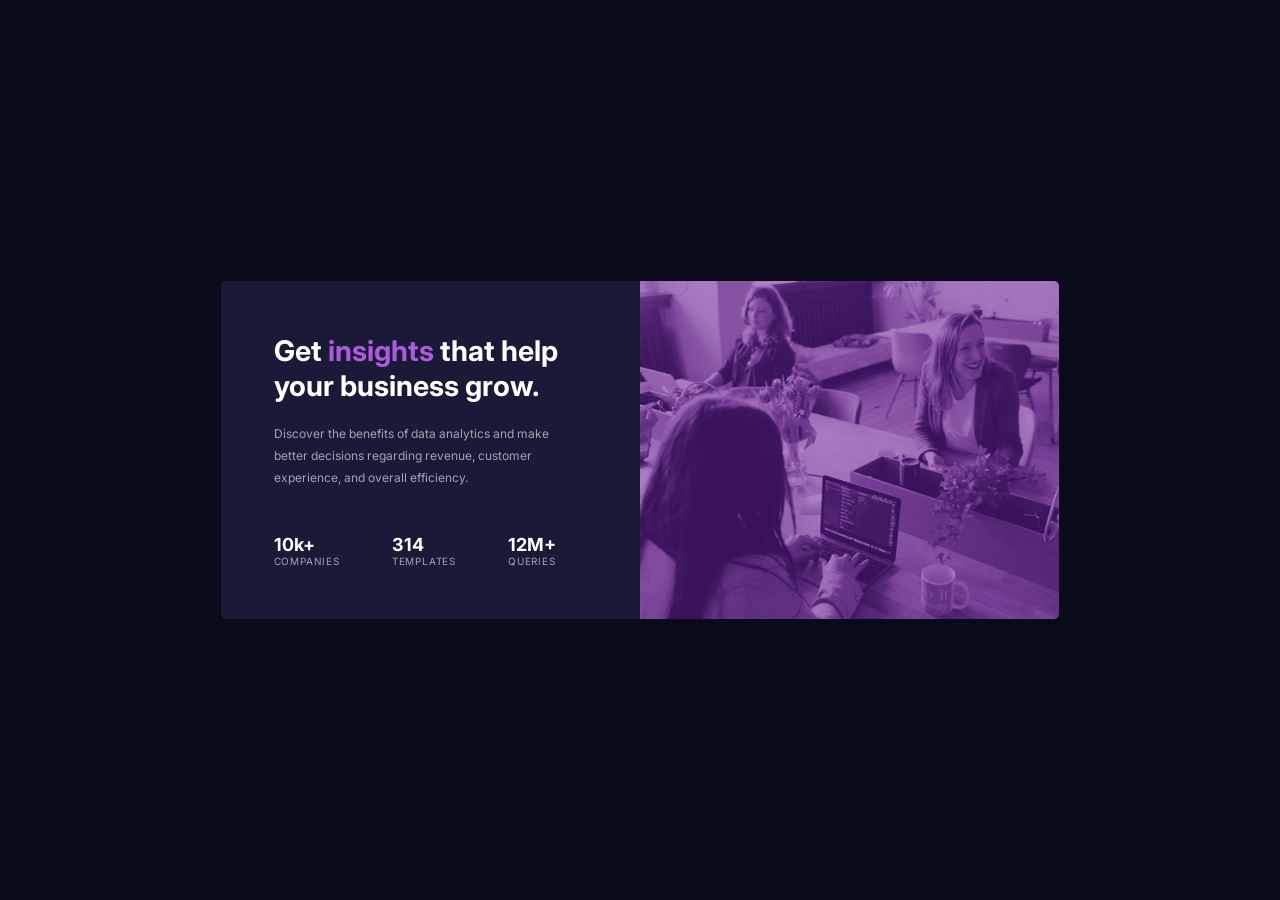
<file: stats-card/index.html>
<!DOCTYPE html>
<html lang="en">
<head>
  <meta charset="UTF-8">
  <meta name="viewport" content="width=device-width, initial-scale=1.0"> <!-- displays site properly based on user's device -->

  <link rel="icon" type="image/png" sizes="32x32" href="./images/favicon-32x32.png">
  <link rel="stylesheet" href="css/style.css">
  <link rel="preconnect" href="https://fonts.googleapis.com">
  <link rel="preconnect" href="https://fonts.gstatic.com" crossorigin>
  <link href="https://fonts.googleapis.com/css2?family=Inter:wght@400;700&display=swap" rel="stylesheet">
  <link rel="preconnect" href="https://fonts.googleapis.com">
  <link rel="preconnect" href="https://fonts.gstatic.com" crossorigin>
  <link href="https://fonts.googleapis.com/css2?family=Lexend+Deca&display=swap" rel="stylesheet">
  
  <title>Frontend Mentor | Stats preview card component</title>
</head>
<body>
  <main>
    <section>
      <div class="container">
        <div class="card">
          <!-- img -->
          <div class="card__image"></div>
          <div class="card__data">
            <h1>Get <span>insights</span> that help your business grow.</h1>
            <p>Discover the benefits of data analytics and make better decisions regarding revenue, customer experience, and overall efficiency.</p>
            <div class="card__stats">
              <div class="stat">
                <span>10k+</span>
                <p>Companies</p>
              </div>
              <div class="stat">
                <span>314</span>
                <p>Templates</p>
              </div>
              <div class="stat">
                <span>12M+</span>
                <p>Queries</p>
              </div>
            </div>
          </div>
        </div>
      </div>
    </section>
  </main>
</body>
</html>
</file>
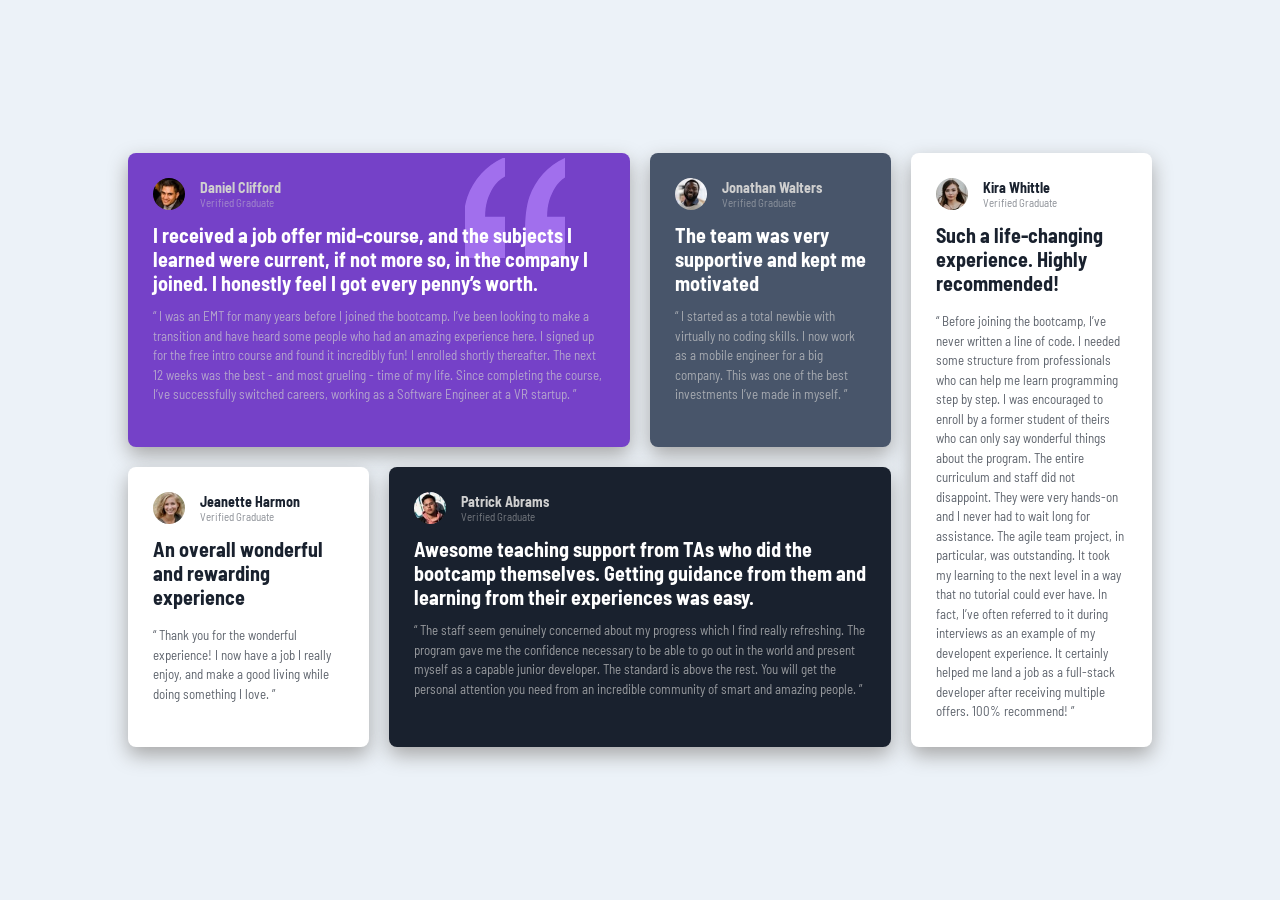
<file: testimonials-grid/index.html>
<!DOCTYPE html>
<html lang="en">
  <head>
    <meta charset="UTF-8" />
    <meta name="viewport" content="width=device-width, initial-scale=1.0" />
    <link
      rel="icon"
      type="image/png"
      sizes="32x32"
      href="./images/favicon-32x32.png"
    />
    <title>Frontend Mentor | Testimonials Grid Section</title>
    <link rel="preconnect" href="https://fonts.googleapis.com" />
    <link rel="preconnect" href="https://fonts.gstatic.com" crossorigin />
    <link
      href="https://fonts.googleapis.com/css2?family=Barlow+Semi+Condensed:wght@400;500;600&display=swap"
      rel="stylesheet"
    />
    <link rel="stylesheet" href="css/style.css" />
  </head>
  <body>
    <main>
      <section>
        <div class="testimonials">
          <div class="testimonial__card testimonial--violet">
            <div class="user-data">
              <img src="images/image-daniel.jpg" alt="User profile photo" />
              <div class="user-info">
                <h1>Daniel Clifford</h1>
                <span>Verified Graduate</span>
              </div>
            </div>
            <h2 class="quotes">
              I received a job offer mid-course, and the subjects I learned were
              current, if not more so, in the company I joined. I honestly feel
              I got every penny’s worth.
            </h2>
            <p>
              “ I was an EMT for many years before I joined the bootcamp. I’ve
              been looking to make a transition and have heard some people who
              had an amazing experience here. I signed up for the free intro
              course and found it incredibly fun! I enrolled shortly thereafter.
              The next 12 weeks was the best - and most grueling - time of my
              life. Since completing the course, I’ve successfully switched
              careers, working as a Software Engineer at a VR startup. ”
            </p>
          </div>
          <div class="testimonial__card testimonial--gray">
            <div class="user-data">
              <img src="images/image-jonathan.jpg" alt="User profile photo" />
              <div class="user-info">
                <h1>Jonathan Walters</h1>
                <span>Verified Graduate</span>
              </div>
            </div>
            <h2>The team was very supportive and kept me motivated</h2>
            <p>
              “ I started as a total newbie with virtually no coding skills. I
              now work as a mobile engineer for a big company. This was one of
              the best investments I’ve made in myself. ”
            </p>
          </div>
          <div class="testimonial__card card--white">
            <div class="user-data">
              <img src="images/image-jeanette.jpg" alt="User profile photo" />
              <div class="user-info">
                <h1>Jeanette Harmon</h1>
                <span>Verified Graduate</span>
              </div>
            </div>

            <h2>An overall wonderful and rewarding experience</h2>

            <p>
              “ Thank you for the wonderful experience! I now have a job I
              really enjoy, and make a good living while doing something I love.
              ”
            </p>
          </div>
          <div class="testimonial__card testimonial--black">
            <div class="user-data">
              <img src="images/image-patrick.jpg" alt="User profile photo" />
              <div class="user-info">
                <h1>Patrick Abrams</h1>
                <span>Verified Graduate</span>
              </div>
            </div>
            <h2>
              Awesome teaching support from TAs who did the bootcamp themselves.
              Getting guidance from them and learning from their experiences was
              easy.
            </h2>
            <p>
              “ The staff seem genuinely concerned about my progress which I
              find really refreshing. The program gave me the confidence
              necessary to be able to go out in the world and present myself as
              a capable junior developer. The standard is above the rest. You
              will get the personal attention you need from an incredible
              community of smart and amazing people. ”
            </p>
          </div>
          <div class="testimonial__card card--white">
            <div class="user-data">
              <img src="images/image-kira.jpg" alt="User profile photo" />
              <div class="user-info">
                <h1>Kira Whittle</h1>
                <span>Verified Graduate</span>
              </div>
            </div>
            <h2>Such a life-changing experience. Highly recommended!</h2>
            <p>
              “ Before joining the bootcamp, I’ve never written a line of code.
              I needed some structure from professionals who can help me learn
              programming step by step. I was encouraged to enroll by a former
              student of theirs who can only say wonderful things about the
              program. The entire curriculum and staff did not disappoint. They
              were very hands-on and I never had to wait long for assistance.
              The agile team project, in particular, was outstanding. It took my
              learning to the next level in a way that no tutorial could ever
              have. In fact, I’ve often referred to it during interviews as an
              example of my developent experience. It certainly helped me land a
              job as a full-stack developer after receiving multiple offers.
              100% recommend! ”
            </p>
          </div>
        </div>
      </section>
    </main>

    <!-- Challenge by Frontend Mentor (https://www.frontendmentor.io?ref=challenge) -->
  </body>
</html>
</file>
<file: stats-card/css/style.css>
:root {
  --bg-dark-blue: hsl(233, 47%, 7%);
  --desaturated-blue: hsl(244, 38%, 16%);
  --soft-violet: hsl(277, 64%, 61%);
  --white: hsl(0, 0%, 100%);
  --pc-white: hsla(0, 0%, 100%, 0.75);
  --st-white: hsla(0, 0%, 100%, 0.6);
  --row-width: ;
  --column-width: ;
}

* {
  padding: 0;
  margin: 0;
  box-sizing: border-box;
  font-family: 'Inter', sans-serif;
}

html {
  font-size: 15px;
}

body {
  background-color: var(--bg-dark-blue);
}

.container {
  /* width: 100vw; */
  height: 100vh;
  color: var(--white);
  display: grid;
  place-items: center;
}

.card {
  max-width: 850px;
  max-height: 350px;
  background-color: var(--desaturated-blue);
  margin: auto;
  display: flex;
  flex-flow: row-reverse wrap;
  border-radius: 5px;
  overflow: hidden;
}

.card__data {
  text-align: left;
  width: 50%;
  padding: 3.5rem;
}

.card__data h1 {
  font-size: 1.9rem;
  margin-bottom: 1.3rem;
}

.card__data h1 span {
  color: var(--soft-violet);
}

.card__data > p:first-of-type {
  width: 90%;
  line-height: 22px;
  font-size: 0.8rem;
  margin-bottom: 3rem;
  color: var(--st-white);
}

.card__stats {
  font-family: 'Lexend Deca', sans-serif;
  display: flex;
  width: 90%;
  justify-content: space-between;
}

.card__stats .stat span {
  font-weight: 700;
  font-size: 1.2rem;
}

.card__stats .stat p {
  font-size: 10px;
  text-transform: uppercase;
  letter-spacing: 0.8px;
  color: var(--st-white);
}

.card__image {
  width: 50%;
  background-image: url('../images/image-header-desktop.jpg');
  background-size: cover;
  background-color: rgb(118, 64, 150);
  background-blend-mode: soft-light;
}

@media screen and (max-width: 750px) {
  .container {
    height: auto;
  }

  .card {
    margin: 3rem auto;
    width: 350px;
    min-width: 350px;
    height: 770px;
    max-height: 770px;
    flex-flow: column nowrap;
  }

  .card__data {
    padding: 2.8rem;
    width: 100%;
    text-align: center;
  }

  .card__data > p:first-of-type {
    margin: auto;
    font-size: 13px;
    width: 85%;
    margin-bottom: 2.7rem;
  }

  .card__stats {
    display: block;
    width: 100%;
  }

  .card__stats .stat:not(:nth-child(3)) {
    margin-bottom: 1.4rem;
  }

  .card__stats .stat p {
    font-size: 11px;
    margin-top: 0.4rem;
  }

  .card__image {
    height: 35%;
    width: 100%;
    background-image: url('../images/image-header-mobile.jpg');
    background-size: 100% 100%;
    background-repeat: no-repeat;
  }
}
</file>
<file: testimonials-grid/css/style.css>
:root {
  --moderate-violet: hsl(263, 55%, 52%);
  --dark-grayish-blue: hsl(217, 19%, 35%);
  --dark-blackish-blue: hsl(219, 29%, 14%);
  --white: hsl(0, 0%, 100%);
  --light-gray: hsl(0, 0%, 81%);
  --light-grayish-blue: hsl(210, 46%, 95%);
  --columns: 4;
}

* {
  padding: 0;
  margin: 0;
  box-sizing: border-box;
  font-family: 'Barlow Semi Condensed', sans-serif;
}

html {
  font-size: 10px;
}

body {
  background-color: var(--light-grayish-blue);
  height: 100vh;
}

section {
  max-width: 100vw;
  min-height: 100vh;
  display: grid;
  place-items: center;
}

.testimonials {
  width: 80vw;
  margin: auto;
  display: grid;
  grid-template-columns: repeat(var(--columns), 1fr);
  gap: 2rem;
  color: var(--light-gray);
}

.testimonial__card {
  padding: 2.5rem;
  border-radius: 8px;
  box-shadow: 0 8px 20px hsl(0, 0%, 65%);
  overflow: hidden;
}

.user-data {
  width: 100%;
  display: flex;
  align-items: center;
  justify-content: space-between;
  margin-bottom: 1.3rem;
}

.user-data img {
  width: 32px;
  border-radius: 50%;
  margin-right: 1.5rem;
}

.user-info {
  height: auto;
  width: 100%;
  display: flex;
  flex-direction: column;
}

.user-info > span {
  opacity: 0.5;
  font-size: 1.1rem;
}

.user-info h1 {
  font-size: 1.4rem;
}

.testimonial__card h2 {
  color: var(--white);
  font-size: 2rem;
  margin-bottom: 1.2rem;
}

.testimonial__card p {
  line-height: 1.5;
  font-size: 1.3rem;
  opacity: 0.7;
}

h2.quotes {
  position: relative;
  z-index: 1;
}

h2.quotes::before {
  content: '';
  position: absolute;
  background-image: url(../images/bg-pattern-quotation.svg);
  background-repeat: no-repeat;
  background-position: center;
  background-blend-mode: soft-light;
  z-index: -1;
  right: 4rem;
  opacity: 0.9;
  top: -6.5rem;
  width: 10rem;
  height: 10rem;
}

.card--white,
.card--white h2 {
  color: var(--dark-blackish-blue);
}

.card--white {
  background-color: var(--white);
}

.card--white h2 {
  margin-bottom: 1.7rem;
}

.testimonial__card:last-child {
  grid-row: 1 / 3;
  grid-column: 4 / 5;
}

.testimonial--violet {
  background-color: var(--moderate-violet);
  grid-column: 1 / 3;
}

.testimonial--gray {
  background-color: var(--dark-grayish-blue);
}

.testimonial--black {
  background-color: var(--dark-blackish-blue);
  grid-column: 2 / 4;
}

@media screen and (max-width: 1000px) {
  :root {
    --columns: 3;
  }

  section {
    padding: 3rem 0;
  }

  .testimonial__card:last-child {
    grid-column: 1/ 4;
    grid-row: 3 / 4;
  }
}

@media screen and (max-width: 600px) {
  .testimonials {
    width: 75vw;
    display: flex;
    flex-direction: column;
  }

  .testimonial__card {
    min-width: 320px;
  }
}
</file>
